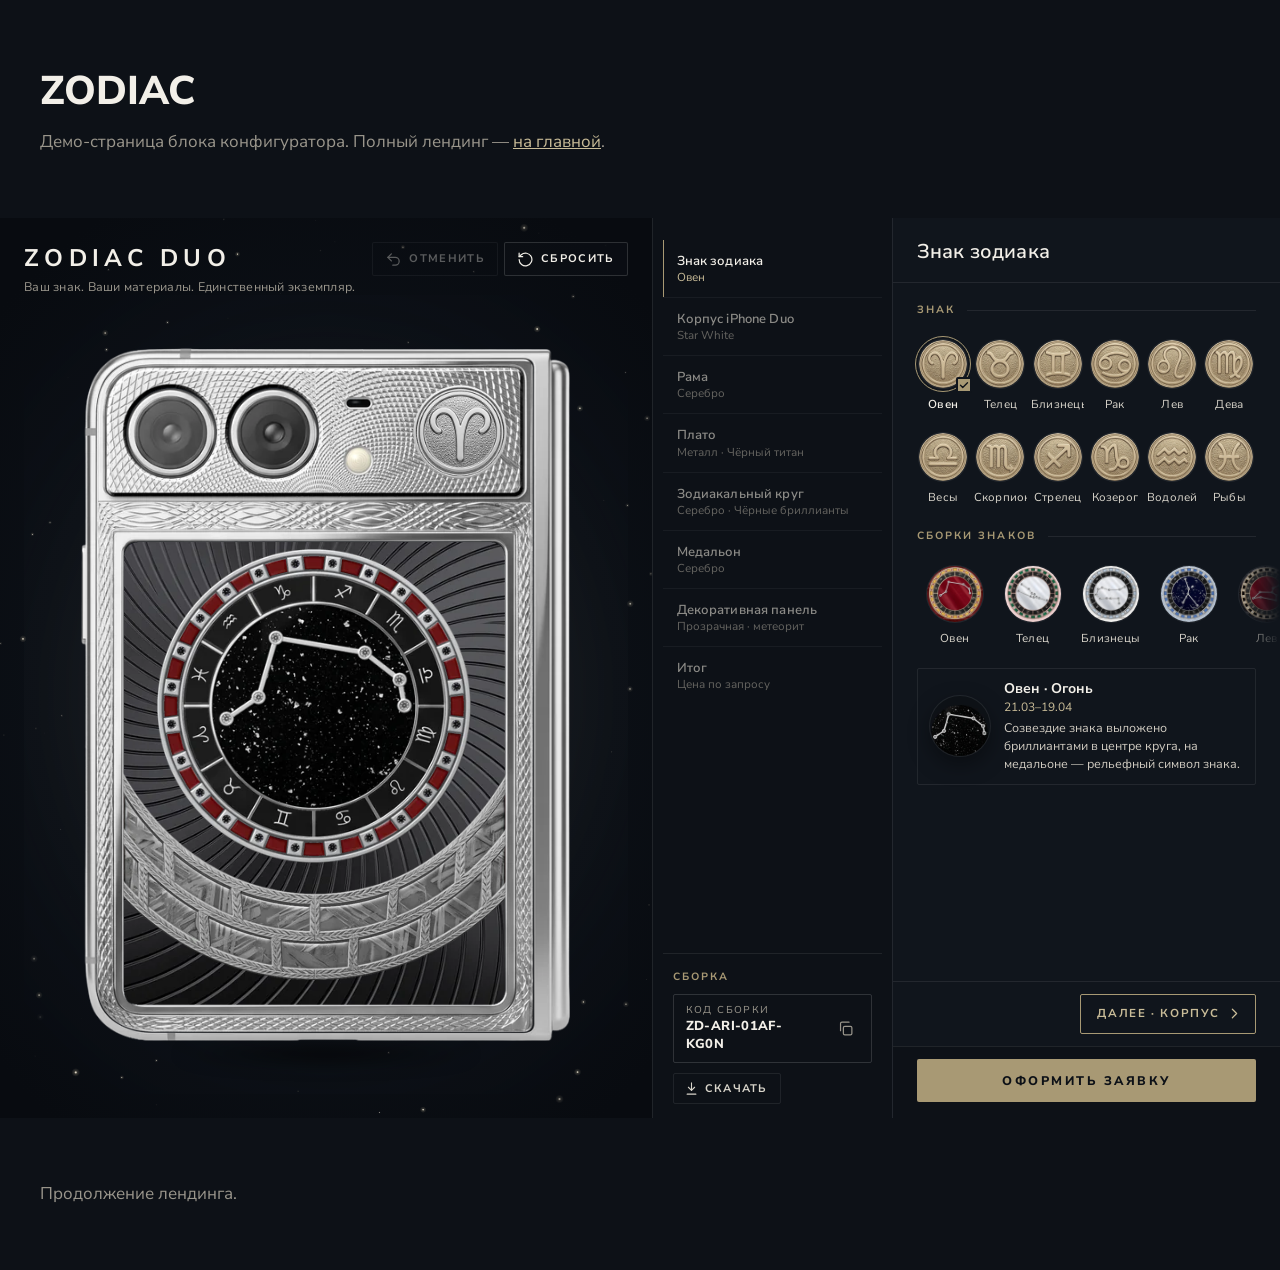
<file: demo.html>
<!doctype html>
<html lang="ru">
<head>
  <meta charset="utf-8">
  <meta name="viewport" content="width=device-width, initial-scale=1, viewport-fit=cover">
  <title>Caviar · Zodiac Duo — конфигуратор</title>
  <meta property="og:title" content="Caviar · Zodiac Duo">
  <meta property="og:description" content="Соберите свой Zodiac Duo: знак, металл, камни и эмаль.">
  <!-- TODO: og:image — обложка коллекции -->
  <link rel="stylesheet" href="https://fonts.googleapis.com/css2?family=Nunito+Sans:opsz,wght@6..12,400;6..12,600;6..12,700;6..12,800&display=swap">
  <link rel="stylesheet" href="tokens.css?v=1">
  <link rel="stylesheet" href="zodiac-duo.css?v=20261015np">
  <style>
    /* Демо-обвязка: имитирует продуктовый лендинг вокруг блока конфигуратора */
    body { margin: 0; background: #0D1117; color: #F2EFE8; font-family: "Nunito Sans", system-ui, sans-serif; }
    .demo-section { max-width: 1200px; margin: 0 auto; padding: 64px 24px; }
    .demo-section h2 { font-weight: 800; font-size: 40px; text-transform: uppercase; margin: 0 0 12px; }
    .demo-section p { max-width: 750px; color: #9A968C; font-size: 17px; line-height: 24px; margin: 0; }
  </style>
</head>
<body>
  <section class="demo-section">
    <h2>Zodiac</h2>
    <p>Демо-страница блока конфигуратора. Полный лендинг — <a href="./" style="color:#C9BC98">на главной</a>.</p>
  </section>

  <!-- Блок конфигуратора: вставить в лендинг вместе с тремя подключениями ниже -->
  <div data-zodiac-duo></div>

  <section class="demo-section">
    <p>Продолжение лендинга.</p>
  </section>

  <script>
    window.ZodiacDuoConfig = {
      leadEndpoint: "",   // TODO: обработчик заявок на email
      bitrixWebhook: "",  // TODO: вебхук Битрикс24
      policyUrl: "#",     // TODO: политика конфиденциальности
      ymId: null          // TODO: ID Яндекс Метрики
    };
  </script>
  <script src="assets/manifest.js?v=20261011r"></script>
  <script src="zodiac-duo.js?v=20261015fl4"></script>
</body>
</html>
</file>
<file: tokens.css>
/* Caviar · Zodiac Duo — единые токены (гайд caviar-pages). Подключать первым.
   Цвет проекта «Ночное небо» #131A24 — снят с фона hero-арта коллекции (звёздное небо). */
:root {
  --caviar-gold: #A89974;
  --caviar-gold-hover: #968758;
  --caviar-gold-on-light: #85764F;
  --caviar-gold-light: #C9BC98;
  --caviar-light: #F7F7F7;
  --caviar-text-dark: #393838;
  --caviar-black: #0D1117;
  --caviar-blue: #06224D;
  --caviar-night: #131A24;      /* цвет проекта Zodiac */
  --caviar-ink: #F2EFE8;
  --caviar-mute: #9A968C;
  --caviar-p64: 64px; --caviar-p40: 40px; --caviar-p24: 24px; --caviar-p14: 14px;
}
</file>
<file: zodiac-duo.css>
/* Caviar · Zodiac Duo configurator v2 — все стили изолированы префиксом .zd */
/* Шрифт Nunito Sans подключается страницей: <link rel="stylesheet" href="https://fonts.googleapis.com/css2?family=Nunito+Sans:opsz,wght@6..12,400;6..12,600;6..12,700;6..12,800&display=swap"> */

.zd {
  --zd-gold: var(--caviar-gold, #A89974);
  --zd-gold-h: var(--caviar-gold-hover, #968758);
  --zd-gold-l: var(--caviar-gold-light, #C9BC98);
  --zd-black: var(--caviar-black, #0D1117);
  --zd-ink: var(--caviar-ink, #F2EFE8);
  --zd-ink-2: #D9D5CB;
  --zd-mute: var(--caviar-mute, #9A968C);
  --zd-line: rgba(255, 255, 255, 0.09);
  --zd-card: #151A22;
  --zd-panel: #10151C;
  --zd-pad: 24px;
  --zd-ease: cubic-bezier(.2, .7, .2, 1);

  position: relative;
  display: grid;
  grid-template-columns: minmax(0, 52fr) minmax(240px, 17fr) minmax(360px, 31fr);
  height: clamp(680px, 100vh, 940px);
  background: var(--zd-black);
  color: var(--zd-ink);
  font-family: "Nunito Sans", system-ui, -apple-system, "Segoe UI", sans-serif;
  font-size: 15px;
  line-height: 1.4;
  overflow: hidden;
  isolation: isolate;
  -webkit-font-smoothing: antialiased;
  -webkit-tap-highlight-color: transparent;
}
.zd *, .zd *::before, .zd *::after { box-sizing: border-box; }
.zd :where(button) { font: inherit; color: inherit; background: none; border: 0; padding: 0; margin: 0; cursor: pointer; text-align: inherit; }
.zd :where(h3, p, ol) { margin: 0; padding: 0; }
.zd [hidden] { display: none !important; }
.zd button:focus-visible, .zd input:focus-visible, .zd select:focus-visible, .zd textarea:focus-visible {
  outline: 2px solid var(--zd-gold); outline-offset: 2px;
}
.zd svg { display: block; }

/* tooltip с задержкой 300 мс */
.zd [data-tip] { position: relative; }
.zd [data-tip]::after { content: attr(data-tip); position: absolute; left: 50%; top: calc(100% + 8px); transform: translate(-50%, -4px);
  padding: 5px 9px; border-radius: 6px; background: #222934; color: var(--zd-ink); font-size: 12px; font-weight: 600; white-space: nowrap;
  opacity: 0; pointer-events: none; transition: opacity .15s, transform .15s; z-index: 20; }
.zd [data-tip]:hover::after { opacity: 1; transform: translate(-50%, 0); transition-delay: .3s; }

/* ================= превью */
.zd-stage { position: relative; z-index: 0; display: flex; flex-direction: column; min-height: 0; padding: var(--zd-pad); overflow: hidden;
  background: radial-gradient(70% 60% at 50% 52%, #121822 0%, #0B0F15 62%, #080B10 100%); }
/* звёздное небо за телефоном */
.zd-sky { position: absolute; inset: 0; width: 100%; height: 100%; z-index: 0; pointer-events: none; }
.zd-stage__head, .zd-zoom { z-index: 1; }
/* лёгкий ореол за телефоном — размытая окружность, едва уловимая, медленно «дышит» */
.zd-halo { position: absolute; left: 50%; top: 50%; z-index: -1; border-radius: 50%; pointer-events: none;
  transform: translate(-50%, -50%);
  background: radial-gradient(closest-side, rgba(214, 198, 158, .2), rgba(214, 198, 158, .085) 50%, rgba(120, 140, 190, .03) 70%, transparent 100%);
  filter: blur(26px); animation: zd-breathe 9s ease-in-out infinite; }
@keyframes zd-breathe { 0%, 100% { opacity: .7; transform: translate(-50%, -50%) scale(.97); } 50% { opacity: 1; transform: translate(-50%, -50%) scale(1.03); } }
.zd-stage__head { position: relative; z-index: 3; padding-right: 260px; }
.zd-brand { display: flex; flex-direction: column; gap: 2px; }
.zd-brand__t { font-weight: 800; font-size: 28px; letter-spacing: .06em; text-transform: uppercase; }
.zd-brand__l { color: var(--zd-mute); font-size: 14px; }

.zd-zoom { position: relative; flex: 1 1 auto; min-height: 0; display: flex; align-items: center; justify-content: center; touch-action: pan-y; overflow: hidden; }
.zd-zoom.is-zone { cursor: pointer; }
.zd-zoom.is-zoomed { touch-action: none; cursor: zoom-out; }
.zd-phone { position: relative; z-index: 0; flex: none; transform-origin: 50% 50%; }
.zd-phone.is-smooth { transition: transform .5s var(--zd-ease); }
.zd-phone::after { content: ""; position: absolute; left: 8%; right: 8%; bottom: -2.5%; height: 5%; z-index: 0;
  background: radial-gradient(50% 50% at 50% 50%, rgba(0, 0, 0, .75), transparent 70%); filter: blur(8px); }
.zd-layers, .zd-fx { position: absolute; inset: 0; }
.zd-fx { z-index: 50; pointer-events: none; }
.zd-layer { position: absolute; display: block; max-width: none; user-select: none; -webkit-user-drag: none; pointer-events: none; transition: opacity .55s cubic-bezier(.4, 0, .2, 1); }
/* подсветка изменения: мягкое свечение контура + блик, проходящий по зоне */
.zd-flash { position: absolute; border: 1px solid rgba(255, 242, 212, .38);
  box-shadow: 0 0 34px 6px rgba(214, 196, 150, .22), inset 0 0 30px rgba(255, 240, 205, .16);
  opacity: 0; animation: zd-glow 1.4s cubic-bezier(.4, 0, .2, 1) forwards; }
@keyframes zd-glow { 0% { opacity: 0; } 32% { opacity: 1; } 100% { opacity: 0; } }
.zd-sweep { position: absolute; overflow: hidden; }
.zd-sweep i { position: absolute; top: -20%; bottom: -20%; left: 0; width: 45%; transform: translateX(-130%) skewX(-18deg);
  background: linear-gradient(90deg, rgba(255, 246, 225, 0), rgba(255, 246, 225, .26) 50%, rgba(255, 246, 225, 0));
  mix-blend-mode: screen; animation: zd-sweep 1.35s cubic-bezier(.45, 0, .25, 1) .08s forwards; }
@keyframes zd-sweep { from { transform: translateX(-130%) skewX(-18deg); } to { transform: translateX(330%) skewX(-18deg); } }
.zd-hover { position: absolute; border: 1.5px dashed rgba(201, 188, 152, .75); background: rgba(201, 188, 152, .06); animation: zd-fade .18s ease-out; }
@keyframes zd-fade { from { opacity: 0; } to { opacity: 1; } }

.zd-tools { position: absolute; z-index: 3; right: var(--zd-pad); top: var(--zd-pad); display: flex; gap: 6px; }
.zd-tool { display: inline-flex; align-items: center; gap: 7px; height: 38px; padding: 0 14px 0 11px; border-radius: 999px; font-size: 13px; font-weight: 600;
  color: var(--zd-ink); background: rgba(255, 255, 255, .05); border: 1px solid var(--zd-line); transition: background .2s, color .2s, border-color .2s; }
.zd-tool svg { width: 17px; height: 17px; }
.zd-tool:hover { background: rgba(168, 153, 116, .16); color: var(--zd-gold-l); }
.zd-tool.is-on { border-color: var(--zd-gold); color: var(--zd-gold-l); }
.zd-tool:disabled { opacity: .35; cursor: default; }
.zd-tool[data-tip]::after { display: none; }

.zd-toast { position: absolute; z-index: 4; left: 50%; bottom: var(--zd-pad); transform: translate(-50%, 12px); width: max-content;
  max-width: min(460px, calc(100% - 32px)); padding: 12px 16px; border-radius: 10px; background: rgba(27, 33, 43, .96);
  border: 1px solid rgba(168, 153, 116, .35); font-size: 13.5px; line-height: 1.45; opacity: 0; pointer-events: none;
  transition: opacity .25s, transform .25s var(--zd-ease); box-shadow: 0 12px 32px rgba(0, 0, 0, .45); }
.zd-toast.is-on { opacity: 1; transform: translate(-50%, 0); }

/* ================= слой 1: навигатор */
.zd-nav { display: flex; flex-direction: column; min-height: 0; padding: 18px 10px 14px; border-left: 1px solid var(--zd-line); background: #0F141B; overflow-y: auto; }
.zd-nav__list { list-style: none; display: flex; flex-direction: column; gap: 2px; }
.zd-nav__item button { width: 100%; display: grid; grid-template-columns: 26px 1fr; gap: 10px; align-items: start; padding: 9px 10px; border-radius: 10px;
  position: relative; transition: background .2s; }
.zd-nav__item button:hover { background: rgba(255, 255, 255, .04); }
.zd-nav__n { width: 26px; height: 26px; border-radius: 50%; display: grid; place-items: center; font-size: 12px; font-weight: 700;
  border: 1px solid var(--zd-line); color: var(--zd-mute); }
.zd-nav__n svg { width: 14px; height: 14px; }
.zd-nav__t { display: flex; flex-direction: column; min-width: 0; }
.zd-nav__name { font-size: 13.5px; font-weight: 700; color: var(--zd-ink-2); }
.zd-nav__val { font-size: 12px; line-height: 1.3; color: var(--zd-mute); display: -webkit-box; -webkit-line-clamp: 2; -webkit-box-orient: vertical; overflow: hidden; }
.zd-nav__short { display: none; }
.zd-nav__item:not(.is-active):not(.is-done) button { opacity: .62; }
.zd-nav__item:not(.is-active):not(.is-done) button:hover { opacity: 1; }
.zd-nav__item.is-done .zd-nav__n { border-color: rgba(168, 153, 116, .55); color: var(--zd-gold-l); }
.zd-nav__item.is-active button { background: rgba(168, 153, 116, .12); }
.zd-nav__item.is-active button::before { content: ""; position: absolute; left: 0; top: 10px; bottom: 10px; width: 2px; border-radius: 2px; background: var(--zd-gold); }
.zd-nav__item.is-active .zd-nav__n { background: var(--zd-gold); border-color: var(--zd-gold); color: var(--zd-black); }
.zd-nav__item.is-active .zd-nav__name { color: var(--zd-ink); }
.zd-nav__item.is-active .zd-nav__val { color: var(--zd-gold-l); }
.zd-nav__item.is-hint button { background: rgba(168, 153, 116, .18); opacity: 1; }

.zd-nav__build { margin-top: auto; padding: 16px 10px 0; border-top: 1px solid var(--zd-line); display: flex; flex-direction: column; gap: 10px; }
.zd-nav__bt { font-size: 11px; font-weight: 700; letter-spacing: .1em; text-transform: uppercase; color: var(--zd-gold); }
.zd-nav__acts { display: flex; flex-wrap: wrap; gap: 6px; }

.zd-code { display: grid; grid-template-columns: 1fr auto; align-items: center; gap: 0 8px; padding: 8px 8px 8px 12px; border-radius: 10px; background: rgba(255, 255, 255, .04); border: 1px solid var(--zd-line); }
.zd-code__l { grid-column: 1; font-size: 11px; color: var(--zd-mute); }
.zd-code__v { grid-column: 1; font-weight: 800; letter-spacing: .03em; font-size: 13px; white-space: nowrap; font-variant-numeric: tabular-nums; }
.zd-code__copy { grid-column: 2; grid-row: 1 / span 2; width: 34px; height: 34px; display: grid; place-items: center; border-radius: 8px; color: var(--zd-mute); }
.zd-code__copy:hover { color: var(--zd-gold-l); background: rgba(255, 255, 255, .05); }
.zd-code__copy svg { width: 17px; height: 17px; }
.zd-code--big { padding: 14px 12px 14px 18px; border-color: rgba(168, 153, 116, .35); }
.zd-code--big .zd-code__v { font-size: 24px; }
.zd-act { display: inline-flex; align-items: center; gap: 6px; padding: 7px 12px 7px 10px; border-radius: 999px; font-size: 12.5px; font-weight: 600;
  border: 1px solid var(--zd-line); color: var(--zd-ink-2); }
.zd-act:hover { border-color: rgba(168, 153, 116, .5); color: var(--zd-gold-l); }
.zd-act svg { width: 15px; height: 15px; }

/* «Открыть другую сборку» — свёрнуто внизу итога */
.zd-other { margin-top: 4px; border-top: 1px solid var(--zd-line); padding-top: 12px; }
.zd-other > summary { cursor: pointer; list-style: none; font-size: 12.5px; color: var(--zd-mute); }
.zd-other > summary::-webkit-details-marker { display: none; }
.zd-other > summary::before { content: "+ "; color: var(--zd-gold); }
.zd-other[open] > summary::before { content: "− "; }
.zd-other .zd-open { margin-top: 10px; }

/* открыть сборку по коду */
.zd-open { display: flex; flex-direction: column; gap: 6px; }
.zd-open__l { font-size: 11px; color: var(--zd-mute); }
.zd-open__row { display: flex; gap: 6px; }
.zd-open__in { flex: 1 1 auto; min-width: 0; padding: 8px 10px; border-radius: 8px; border: 1px solid #2A313C; background: #0B0F15; color: var(--zd-ink);
  font: inherit; font-size: 13px; letter-spacing: .06em; text-transform: uppercase; }
.zd-open__in::placeholder { color: #5B5E66; letter-spacing: .04em; }
.zd-open__in:focus { outline: none; border-color: var(--zd-gold); }
.zd-open__in.is-bad { border-color: #E59A8F; }
.zd-open__b { flex: none; padding: 0 12px; border-radius: 8px; border: 1px solid rgba(168, 153, 116, .6); color: var(--zd-gold-l); font-size: 12.5px; font-weight: 700; }
.zd-open__b:hover { background: var(--zd-gold); color: var(--zd-black); }
.zd-open__msg { min-height: 0; font-size: 11.5px; color: #E59A8F; }
.zd-open__msg:empty { display: none; }
.zd-sum__code .zd-open { margin-top: 12px; }
@media (max-width: 860px) { .zd-open__in { font-size: 16px; } }

/* ================= слой 2: рабочая область */
.zd-work { display: flex; flex-direction: column; min-height: 0; border-left: 1px solid var(--zd-line); background: var(--zd-panel); position: relative; }
.zd-handle, .zd-mstep-wrap, .zd-mstep, .zd-mcur { display: none; }
.zd-work__head { padding: 20px var(--zd-pad) 10px; }
.zd-work__step { font-size: 11px; font-weight: 700; letter-spacing: .1em; text-transform: uppercase; color: var(--zd-gold); }
.zd-work__title { font-size: 22px; font-weight: 800; margin-top: 2px; }
.zd-content { flex: 1 1 auto; min-height: 0; overflow-y: auto; overflow-x: hidden; overscroll-behavior: contain; padding: 6px var(--zd-pad) 18px;
  scrollbar-width: thin; scrollbar-color: #2A313C transparent; }
.zd-content.has-more { -webkit-mask-image: linear-gradient(180deg, #000 calc(100% - 56px), transparent); mask-image: linear-gradient(180deg, #000 calc(100% - 56px), transparent); }
.zd-grid.zd-grid--row { display: flex; gap: 2px; overflow-x: auto; scrollbar-width: none; margin-right: calc(-1 * var(--zd-pad)); padding-right: var(--zd-pad);
  -webkit-mask-image: linear-gradient(90deg, #000 calc(100% - 40px), transparent); mask-image: linear-gradient(90deg, #000 calc(100% - 40px), transparent); }
.zd-grid--row::-webkit-scrollbar { display: none; }
.zd-grid.zd-grid--row .zd-sw { flex: 1 0 76px; }
.zd-body2.is-in { animation: zd-in .32s var(--zd-ease); }
.zd-body2.is-in-back { animation: zd-in-back .32s var(--zd-ease); }
@keyframes zd-in { from { opacity: 0; transform: translateX(14px); } to { opacity: 1; transform: none; } }
@keyframes zd-in-back { from { opacity: 0; transform: translateX(-14px); } to { opacity: 1; transform: none; } }

.zd-group + .zd-group, .zd-group + .zd-link { margin-top: 20px; }
.zd-group__t { font-size: 11.5px; font-weight: 700; letter-spacing: .1em; text-transform: uppercase; color: var(--zd-gold); margin-bottom: 12px; }

/* вторичные вкладки шага: название + текущее значение */
.zd-tabs2 { display: grid; grid-auto-flow: column; grid-auto-columns: minmax(0, 1fr); gap: 6px; overflow-x: auto; scrollbar-width: none; margin-bottom: 16px; }
.zd-tabs2::-webkit-scrollbar { display: none; }
.zd-tabs2--top { margin: 0; padding: 4px var(--zd-pad) 12px; flex: none; }
.zd-tab2 { min-width: 0; justify-content: flex-start; display: flex; flex-direction: column; align-items: flex-start; min-width: 0; padding: 7px 9px; border-radius: 10px;
  border: 1px solid var(--zd-line); line-height: 1.2; transition: border-color .2s, background .2s; }
.zd-tab2__t { font-size: 11px; color: var(--zd-mute); }
.zd-tab2__v { max-width: 100%; font-size: 12px; line-height: 1.25; font-weight: 600; color: var(--zd-ink-2); display: -webkit-box; -webkit-line-clamp: 2; -webkit-box-orient: vertical; overflow: hidden; }
.zd-tab2:hover { border-color: rgba(168, 153, 116, .45); }
.zd-tab2.is-active { border-color: var(--zd-gold); background: rgba(168, 153, 116, .13); }
.zd-tab2.is-active .zd-tab2__v { color: var(--zd-ink); }

/* единый свотч */
.zd-grid { display: grid; grid-template-columns: repeat(auto-fill, minmax(104px, 1fr)); gap: 14px 4px; }
.zd-grid--sign { grid-template-columns: repeat(6, minmax(0, 1fr)); gap: 10px 4px; }
/* длинные названия знаков и пресетов не обрезаются: до двух строк, перенос только по словам */
.zd-grid--sign .zd-sw__l, .zd-grid--row .zd-sw__l { font-size: 12px; white-space: normal; text-overflow: clip; overflow-wrap: normal; word-break: normal;
  display: -webkit-box; -webkit-line-clamp: 2; -webkit-box-orient: vertical; line-height: 1.2; }
.zd-grid--sign .zd-sw__ring { width: 56px; height: 56px; }
.zd-grid--sign .zd-sw__c { width: 48px; height: 48px; }
.zd-grid--sign .zd-sw__s { display: none; }
.zd-dep__in > .zd-mat { margin-top: 18px; padding: 10px 12px; }
.zd-dep__in > .zd-mat .zd-mat__img { width: 60px; height: 60px; }
.zd-sw { position: relative; display: flex; flex-direction: column; align-items: center; gap: 6px; min-width: 0; padding: 4px 0; border-radius: 12px; text-align: center; }
.zd-sw__ring { position: relative; width: 64px; height: 64px; border-radius: 50%; display: grid; place-items: center; border: 2px solid transparent; transition: border-color .2s; }
.zd-sw__c { width: 56px; height: 56px; border-radius: 50%; background: #222 center / cover no-repeat; display: grid; place-items: center; color: var(--zd-gold-l);
  box-shadow: 0 0 0 1px var(--zd-line), 0 6px 16px rgba(0, 0, 0, .35); transition: transform .2s var(--zd-ease); }
.zd-sw__ico { width: 26px; height: 26px; }
.zd-sw:hover .zd-sw__c { transform: scale(1.06); }
.zd-sw__ok { position: absolute; right: -2px; bottom: -2px; width: 20px; height: 20px; border-radius: 50%; display: grid; place-items: center; background: var(--zd-gold); color: var(--zd-black);
  border: 2px solid var(--zd-panel); opacity: 0; transform: scale(.6); transition: opacity .2s, transform .2s var(--zd-ease); }
.zd-sw__ok svg { width: 12px; height: 12px; stroke-width: 2.6; }
.zd-sw__l { max-width: 100%; font-size: 12px; line-height: 1.25; color: var(--zd-ink-2); white-space: nowrap; overflow: hidden; text-overflow: ellipsis; }
.zd-sw__s { font-size: 11px; color: var(--zd-mute); margin-top: -4px; white-space: nowrap; }
.zd-sw.is-sel .zd-sw__ring { border-color: var(--zd-gold); }
.zd-sw.is-sel .zd-sw__ok { opacity: 1; transform: none; }
.zd-sw.is-sel .zd-sw__l { color: var(--zd-ink); font-weight: 700; }
.zd-sw.is-off { cursor: not-allowed; }
.zd-sw.is-off .zd-sw__c { opacity: .35; transform: none; }
.zd-sw.is-off .zd-sw__ring::after { content: ""; position: absolute; left: 50%; top: 4px; bottom: 4px; width: 2px; background: rgba(229, 154, 143, .9); transform: rotate(45deg); border-radius: 2px; }
.zd-sw.is-off .zd-sw__l { color: var(--zd-mute); text-decoration: line-through; }
.zd-grid--dots { grid-template-columns: repeat(auto-fill, minmax(96px, 1fr)); }

.zd-cta__link { display: none; }

/* карточка выбранного материала (десктоп) */
.zd-mat { display: flex; gap: 14px; align-items: center; margin-top: 18px; padding: 14px; border-radius: 14px; background: rgba(255, 255, 255, .03); border: 1px solid var(--zd-line);
  animation: zd-fade .3s ease-out; }
.zd-mat__img { flex: none; width: 76px; height: 76px; border-radius: 50%; background: #222 center / cover no-repeat; box-shadow: 0 0 0 1px var(--zd-line), 0 8px 22px rgba(0, 0, 0, .4); }
.zd-mat__t { font-weight: 700; font-size: 14px; color: var(--zd-ink); }
.zd-mat__s { font-size: 12px; color: var(--zd-gold-l); margin-top: 1px; }
.zd-mat__d { margin-top: 3px; font-size: 12.5px; line-height: 1.45; color: #CFCAC0; }

/* родительский выбор — карточки */
.zd-cards { display: grid; grid-template-columns: repeat(2, minmax(0, 1fr)); gap: 8px; }
.zd-cards--3 { grid-template-columns: repeat(3, minmax(0, 1fr)); }
.zd-card { position: relative; display: flex; align-items: center; gap: 10px; min-width: 0; padding: 10px; border-radius: 12px; border: 1px solid var(--zd-line);
  background: rgba(255, 255, 255, .025); transition: border-color .2s, background .2s; }
.zd-cards--3 .zd-card { flex-direction: column; align-items: flex-start; padding: 12px; }
.zd-card:hover { border-color: rgba(168, 153, 116, .45); }
.zd-card__img { flex: none; width: 44px; height: 44px; border-radius: 50%; background: #222 center / cover no-repeat; box-shadow: 0 0 0 1px var(--zd-line); }
.zd-cards--3 .zd-card__img { width: 52px; height: 52px; }
.zd-card__txt { display: flex; flex-direction: column; min-width: 0; }
.zd-card__t { font-size: 14px; font-weight: 700; color: var(--zd-ink-2); white-space: nowrap; overflow: hidden; text-overflow: ellipsis; }
.zd-card__s { font-size: 12px; color: var(--zd-mute); white-space: nowrap; overflow: hidden; text-overflow: ellipsis; }
.zd-card__ok { position: absolute; top: 8px; right: 8px; width: 20px; height: 20px; border-radius: 50%; display: grid; place-items: center; background: var(--zd-gold); color: var(--zd-black); opacity: 0; transition: opacity .2s; }
.zd-card__ok svg { width: 12px; height: 12px; stroke-width: 2.6; }
.zd-card.is-sel { border-color: var(--zd-gold); background: rgba(168, 153, 116, .12); }
.zd-card.is-sel .zd-card__t { color: var(--zd-ink); }
.zd-card.is-sel .zd-card__ok { opacity: 1; }

/* зависимые опции: отступ, «↳», анимация появления / сворачивания */
.zd-dep.is-child { margin: 16px 0 0 10px; padding-left: 16px; border-left: 1px solid rgba(168, 153, 116, .45); }
.zd-dep[data-open="0"] { display: none; }
.zd-dep__t { font-size: 11.5px; font-weight: 700; letter-spacing: .08em; text-transform: uppercase; color: var(--zd-gold); margin-bottom: 12px; }
.zd-dep__t b { font-weight: 800; margin-right: 2px; }
.zd-dep.is-opening { animation: zd-open .34s var(--zd-ease); overflow: hidden; }
.zd-dep.is-closing { animation: zd-close .34s var(--zd-ease) forwards; overflow: hidden; }
@keyframes zd-open { from { opacity: 0; max-height: 0; } to { opacity: 1; max-height: 600px; } }
@keyframes zd-close { from { opacity: 1; max-height: 600px; } to { opacity: 0; max-height: 0; margin-top: 0; } }

.zd-link { display: inline-flex; align-items: center; gap: 8px; color: var(--zd-gold-l); font-size: 13.5px; font-weight: 600; }
.zd-link svg { width: 17px; height: 17px; }
.zd-link:hover { color: var(--zd-ink); }

/* эмаль: пресеты + свёрнутая тонкая настройка */
.zd-link--tune { margin-top: 14px; }
.zd-tune-dot { width: 16px; height: 16px; border-radius: 50%; box-shadow: 0 0 0 1px rgba(255, 255, 255, .25); }
.zd-sliders { display: grid; grid-template-rows: 0fr; transition: grid-template-rows .3s var(--zd-ease); }
.zd-sliders.is-open { grid-template-rows: 1fr; }
.zd-sliders__in { overflow: hidden; display: grid; gap: 8px; }
.zd-sliders.is-open .zd-sliders__in { padding-top: 12px; }
.zd-slider { display: grid; grid-template-columns: 96px 1fr; align-items: center; gap: 12px; font-size: 12.5px; color: var(--zd-mute); }
.zd-slider input { -webkit-appearance: none; appearance: none; width: 100%; height: 10px; border-radius: 6px; margin: 8px 0; touch-action: pan-x; }
.zd-slider input::-webkit-slider-thumb { -webkit-appearance: none; width: 22px; height: 22px; border-radius: 50%; background: #fff;
  border: 3px solid var(--zd-black); box-shadow: 0 0 0 1px rgba(255, 255, 255, .5), 0 2px 8px rgba(0, 0, 0, .5); cursor: grab; }
.zd-slider input::-moz-range-thumb { width: 18px; height: 18px; border-radius: 50%; background: #fff; border: 3px solid var(--zd-black); cursor: grab; }
.zd-hex { justify-self: end; font-size: 12px; letter-spacing: .06em; color: var(--zd-mute); font-variant-numeric: tabular-nums; }

/* низ рабочей области */
.zd-work__foot { flex: none; display: flex; gap: 8px; justify-content: space-between; padding: 12px var(--zd-pad); border-top: 1px solid var(--zd-line); }
.zd-btn { display: inline-flex; align-items: center; justify-content: center; gap: 6px; min-height: 42px; padding: 0 16px; border-radius: 999px; font-size: 13.5px; font-weight: 700;
  white-space: nowrap; transition: background .2s, color .2s, border-color .2s; }
.zd-btn__i svg { width: 17px; height: 17px; }
.zd-btn--ghost { color: var(--zd-mute); padding-left: 10px; }
.zd-btn--ghost:hover { color: var(--zd-ink); }
.zd-btn--next { margin-left: auto; border: 1px solid rgba(168, 153, 116, .6); color: var(--zd-gold-l); padding-right: 12px; max-width: 100%; overflow: hidden; }
.zd-btn--next span:first-child { overflow: hidden; text-overflow: ellipsis; }
.zd-btn--next:hover { background: var(--zd-gold); color: var(--zd-black); }
.zd-btn--gold { background: var(--zd-gold); color: var(--zd-black); }

.zd-cta-bar { flex: none; padding: 12px var(--zd-pad) 16px; border-top: 1px solid var(--zd-line); background: #0E1319; }
.zd-cta { display: block; width: 100%; padding: 13px 20px; border-radius: 999px; background: var(--zd-gold); color: var(--zd-black);
  font-weight: 800; font-size: 13.5px; letter-spacing: .08em; text-transform: uppercase; text-align: center; transition: background .2s; }
.zd-cta:hover { background: var(--zd-gold-h); }
.zd-cta:disabled { opacity: .6; cursor: progress; }
.zd-cta--big { padding: 17px 20px; font-size: 15px; }
.zd-cta-bar.is-main { background: #121820; border-top-color: rgba(168, 153, 116, .35); }
.zd-cta-bar.is-main .zd-cta__cap { color: var(--zd-gold-l); }
.zd-cta__cap { margin-top: 7px; font-size: 11.5px; color: var(--zd-mute); text-align: center; font-variant-numeric: tabular-nums; }

/* итог */
.zd-summary { display: flex; flex-direction: column; gap: 16px; }
.zd-sum__hint { margin-top: 8px; font-size: 12.5px; color: var(--zd-mute); }
.zd-spec { display: flex; flex-direction: column; gap: 10px; }
.zd-spec__h { display: flex; align-items: center; gap: 8px; font-size: 11.5px; font-weight: 700; letter-spacing: .08em; text-transform: uppercase; color: var(--zd-gold); margin-bottom: 2px; }
.zd-spec__n { width: 20px; height: 20px; border-radius: 50%; display: grid; place-items: center; border: 1px solid rgba(168, 153, 116, .55); font-size: 10.5px; letter-spacing: 0; }
.zd-spec__r { width: 100%; display: grid; grid-template-columns: 34% 1fr 16px; gap: 10px; align-items: center; padding: 8px 6px 8px 28px; border-radius: 8px; font-size: 13.5px; transition: background .15s; }
.zd-spec__r:hover { background: rgba(255, 255, 255, .045); }
.zd-spec__l { color: var(--zd-mute); }
.zd-spec__v { color: var(--zd-ink); }
.zd-spec__e { color: var(--zd-mute); opacity: .5; }
.zd-spec__e svg { width: 15px; height: 15px; }
.zd-spec__r:hover .zd-spec__e { opacity: 1; color: var(--zd-gold-l); }
.zd-sum__acts { display: flex; gap: 8px; }
.zd-sum__price { font-size: 20px; font-weight: 800; color: var(--zd-gold); }
.zd-disc { font-size: 12px; color: var(--zd-mute); }

/* карточка материала */
.zd-pop { position: absolute; z-index: 30; max-width: 260px; padding: 12px 14px; border-radius: 12px; background: #1B212B; border: 1px solid rgba(168, 153, 116, .35);
  box-shadow: 0 16px 40px rgba(0, 0, 0, .55); pointer-events: none; opacity: 0; transform: translateY(4px); transition: opacity .18s, transform .18s; }
.zd-pop.is-on { opacity: 1; transform: none; }
.zd-pop__t { font-weight: 700; font-size: 13.5px; color: var(--zd-ink); }
.zd-pop__d { margin-top: 4px; font-size: 12.5px; color: #CFCAC0; line-height: 1.45; }
.zd-pop__off { margin-top: 6px; font-size: 12.5px; color: #E59A8F; }

/* ================= модальное окно заявки */
.zd-modal { position: absolute; inset: 0; z-index: 60; display: grid; place-items: center; padding: 16px; background: rgba(5, 7, 10, .72);
  backdrop-filter: blur(6px); -webkit-backdrop-filter: blur(6px); overscroll-behavior: contain; }
.zd-dialog { position: relative; width: min(460px, 100%); max-height: 100%; overflow-y: auto; overscroll-behavior: contain; padding: 28px;
  border-radius: 16px; background: var(--zd-card); border: 1px solid var(--zd-line); box-shadow: 0 24px 64px rgba(0, 0, 0, .6); animation: zd-up .3s var(--zd-ease); }
@keyframes zd-up { from { opacity: 0; transform: translateY(8px); } to { opacity: 1; transform: none; } }
.zd-dialog h3 { margin: 0 0 6px; font-size: 22px; font-weight: 800; color: var(--zd-ink); }
.zd-dialog p { margin: 0 0 12px; color: #CFCAC0; font-size: 14px; }
.zd-dialog__code { font-size: 13px; color: var(--zd-mute); }
.zd-dialog__code b { color: var(--zd-ink); letter-spacing: .08em; }
.zd-dialog__x { position: absolute; top: 14px; right: 14px; width: 34px; height: 34px; display: grid; place-items: center; border-radius: 50%; color: var(--zd-mute); }
.zd-dialog__x:hover { color: var(--zd-ink); background: rgba(255, 255, 255, .06); }
.zd-dialog__x svg { width: 18px; height: 18px; }
.zd-form { display: grid; gap: 12px; margin-top: 16px; }
.zd-field { display: grid; gap: 5px; font-size: 12.5px; color: var(--zd-mute); }
.zd-field input, .zd-field select, .zd-field textarea { width: 100%; padding: 11px 12px; border-radius: 8px; border: 1px solid #2A313C;
  background: #0F141B; color: var(--zd-ink); font: inherit; font-size: 16px; resize: vertical; }
.zd-field input:focus, .zd-field select:focus, .zd-field textarea:focus { border-color: var(--zd-gold); outline: none; }
.zd-consent { display: flex; gap: 10px; align-items: flex-start; font-size: 12.5px; color: var(--zd-mute); }
.zd-consent input { margin-top: 2px; accent-color: var(--zd-gold); width: 16px; height: 16px; flex: none; }
.zd-consent a { color: var(--zd-gold-l); }
.zd-form__err { margin: 0 !important; min-height: 1em; color: #E59A8F !important; font-size: 12.5px !important; }
.zd-dialog--thanks { text-align: center; }
.zd-dialog--thanks .zd-cta { margin-top: 16px; }

/* ================= средняя ширина: навигатор — степпер над рабочей областью */
@media (min-width: 861px) and (max-width: 1099px) {
  .zd { grid-template-columns: minmax(0, 1fr) minmax(380px, 440px); grid-template-rows: auto minmax(0, 1fr); }
  .zd-stage { grid-row: 1 / span 2; }
  .zd-stage__head { padding-right: 0; }
  .zd-tools { top: var(--zd-pad); right: var(--zd-pad); }
  .zd-tool__l { display: none; }
  .zd-tool { width: 38px; padding: 0; justify-content: center; }
  .zd-tool[data-tip]::after { display: block; }
  .zd-nav { grid-column: 2; grid-row: 1; padding: 12px 12px 10px; overflow: visible; }
  .zd-nav__list { display: grid; grid-template-columns: repeat(4, minmax(0, 1fr)); gap: 4px; }
  .zd-nav__item button { grid-template-columns: 1fr; gap: 4px; padding: 7px 8px; }
  .zd-nav__n { width: 22px; height: 22px; font-size: 11px; }
  .zd-nav__name { font-size: 12.5px; line-height: 1.2; }
  .zd-nav__full { display: none; }
  .zd-grid--sign .zd-sw__l { font-size: 11px; }
  .zd-nav__short { display: inline; }
  .zd-nav__val { font-size: 11px; white-space: normal; display: -webkit-box; -webkit-line-clamp: 3; -webkit-box-orient: vertical; }
  .zd-nav__item.is-active button::before { display: none; }
  .zd-nav__build { display: none; }
  .zd-work { grid-column: 2; grid-row: 2; border-top: 1px solid var(--zd-line); }
  .zd-work__head { padding-top: 14px; }
}

/* ================= мобильный: превью на весь экран + шторка */
@media (max-width: 860px) {
  .zd { --zd-pad: 16px; display: block; height: 100vh; height: 100svh; min-height: 560px; --zd-sheet-h: 53%; }
  .zd[data-sheet="collapsed"] { --zd-sheet-h: 128px; }
  .zd[data-sheet="expanded"] { --zd-sheet-h: 86%; }
  .zd-stage { position: absolute; inset: 0; padding: 12px var(--zd-pad) 0; }
  .zd-stage__head { padding-right: 96px; }
  .zd-brand__t { font-size: 18px; }
  .zd-brand__l { display: none; }
  .zd-zoom { position: absolute; left: 0; right: 0; top: 58px; bottom: calc(var(--zd-sheet-h) - 14px); transition: bottom .32s var(--zd-ease); }
  .zd-tools { top: 12px; right: 12px; gap: 6px; }
  .zd-tool { width: 36px; height: 36px; padding: 0; justify-content: center; }
  .zd-tool__l { display: none; }
  .zd-tool[data-tip]::after { display: block; top: calc(100% + 6px); }
  .zd-toast { top: 64px; bottom: auto; transform: translate(-50%, -12px); font-size: 12.5px; }
  .zd-toast.is-on { transform: translate(-50%, 0); }

  .zd-nav { display: none; }
  .zd-work { position: absolute; left: 0; right: 0; bottom: 0; z-index: 5; height: var(--zd-sheet-h); border-left: 0; border-top: 1px solid var(--zd-line);
    border-radius: 18px 18px 0 0; box-shadow: 0 -16px 40px rgba(0, 0, 0, .45); transition: height .32s var(--zd-ease); overflow: hidden; }
  .zd-handle { display: grid; place-items: center; flex: none; height: 22px; touch-action: none; cursor: grab; }
  .zd-handle span { width: 40px; height: 4px; border-radius: 2px; background: rgba(255, 255, 255, .22); }
  /* лента шагов: симметричное затухание по краям — накладками цвета шторки */
  .zd-mstep-wrap { display: block; position: relative; flex: none; }
  .zd-mstep-wrap::before, .zd-mstep-wrap::after { content: ""; position: absolute; top: 0; bottom: 8px; width: 36px; z-index: 1; pointer-events: none; }
  .zd-mstep-wrap::before { left: 0; background: linear-gradient(90deg, var(--zd-panel), rgba(16, 21, 28, 0)); }
  .zd-mstep-wrap::after { right: 0; background: linear-gradient(270deg, var(--zd-panel), rgba(16, 21, 28, 0)); }
  .zd-mstep { display: flex; flex: none; gap: 2px; overflow-x: auto; padding: 0 28px 8px; scrollbar-width: none; touch-action: pan-x; overscroll-behavior-x: contain; }
  .zd-mstep::-webkit-scrollbar { display: none; }
  .zd-mstep__b { flex: none; display: inline-flex; align-items: center; gap: 6px; padding: 6px 12px 6px 7px; border-radius: 999px; font-size: 13px; color: var(--zd-mute); white-space: nowrap; }
  .zd-mstep__n { width: 20px; height: 20px; border-radius: 50%; display: grid; place-items: center; font-size: 11px; font-weight: 700; border: 1px solid var(--zd-line); }
  .zd-mstep__n svg { width: 12px; height: 12px; }
  .zd-mstep__b.is-done { color: var(--zd-ink-2); }
  .zd-mstep__b.is-done .zd-mstep__n { border-color: rgba(168, 153, 116, .55); color: var(--zd-gold-l); }
  .zd-mstep__b.is-active { background: rgba(168, 153, 116, .16); color: var(--zd-ink); font-weight: 700; }
  .zd-mstep__b.is-active .zd-mstep__n { background: var(--zd-gold); border-color: var(--zd-gold); color: var(--zd-black); }

  .zd-mcur { display: none; align-items: center; gap: 10px; padding: 2px var(--zd-pad) 12px; }
  .zd-mcur__t { flex: 1 1 auto; min-width: 0; display: flex; flex-direction: column; text-align: left; }
  .zd-mcur__name { font-size: 14px; font-weight: 700; }
  .zd-mcur__val { font-size: 12.5px; color: var(--zd-gold-l); white-space: nowrap; overflow: hidden; text-overflow: ellipsis; }
  .zd[data-sheet="collapsed"] .zd-mcur { display: flex; }
  .zd[data-sheet="collapsed"] .zd-work__head, .zd[data-sheet="collapsed"] .zd-tabs2--top, .zd[data-sheet="collapsed"] .zd-content,
  .zd[data-sheet="collapsed"] .zd-work__foot, .zd[data-sheet="collapsed"] .zd-cta-bar { display: none; }

  .zd-work__head { display: none; }
  .zd-tabs2--top { padding: 0 var(--zd-pad) 10px; }
  .zd-content { padding: 0 0 10px; }
  .zd-body2 > * , .zd-summary { padding-left: var(--zd-pad); padding-right: var(--zd-pad); }
  .zd-body2 .zd-grid { margin: 0 calc(-1 * var(--zd-pad)); }
  .zd-tabs2 { display: flex; overflow-x: auto; }
  .zd-tab2 { flex: 0 0 auto; padding: 6px 11px; }
  .zd-tab2__v { display: block; white-space: nowrap; }
  .zd-tabs2 { margin-bottom: 10px; }
  .zd-group + .zd-group, .zd-group + .zd-link { margin-top: 12px; }
  .zd-group__t { margin-bottom: 8px; }

  /* свотчи — горизонтальная лента с «подсмотром» следующего элемента */
  .zd-grid, .zd-grid--sign, .zd-grid--dots { display: flex; gap: 2px; overflow-x: auto; padding: 2px var(--zd-pad) 4px; scrollbar-width: none; touch-action: pan-x;
    overscroll-behavior-x: contain; scroll-snap-type: x proximity;
    -webkit-mask-image: linear-gradient(90deg, #000 calc(100% - 36px), transparent); mask-image: linear-gradient(90deg, #000 calc(100% - 36px), transparent); }
  .zd-grid::-webkit-scrollbar { display: none; }
  .zd-grid--sign .zd-sw__s { display: block; }
  .zd-grid--sign .zd-sw__ring { width: 60px; height: 60px; }
  .zd-grid--sign .zd-sw__c { width: 52px; height: 52px; }
  .zd-sw { flex: none; min-width: 78px; max-width: 156px; padding: 4px 6px; scroll-snap-align: start; }
  .zd-sw__ring { width: 60px; height: 60px; }
  .zd-sw__c { width: 52px; height: 52px; }
  .zd-sw:hover .zd-sw__c { transform: none; }
  .zd-cards { display: flex; gap: 6px; overflow-x: auto; scrollbar-width: none; touch-action: pan-x; margin: 0 calc(-1 * var(--zd-pad)); padding: 0 var(--zd-pad); }
  .zd-cards::-webkit-scrollbar { display: none; }
  .zd-card, .zd-cards--3 .zd-card { flex: none; flex-direction: row; align-items: center; padding: 7px 30px 7px 7px; }
  .zd-card__img, .zd-cards--3 .zd-card__img { width: 34px; height: 34px; }
  .zd-card__t { font-size: 13px; }
  .zd-card__s { display: none; }
  .zd-card__ok { top: 50%; transform: translateY(-50%); right: 7px; width: 18px; height: 18px; }
  .zd-dep.is-child { margin: 8px 0 0 var(--zd-pad); padding-left: 0; border-left: 0; }
  .zd-dep.is-child .zd-grid { margin-left: calc(-1 * var(--zd-pad)); }
  .zd-dep__t { margin-bottom: 8px; }
  .zd-sliders__in { padding-right: var(--zd-pad); }
  .zd-slider { grid-template-columns: 86px 1fr; }
  .zd-hex { display: none; }

  .zd-work__foot { padding: 6px var(--zd-pad); border-top: 0; }
  .zd-btn--ghost { width: 40px; padding: 0; justify-content: center; border: 1px solid var(--zd-line); }
  .zd-btn--ghost .zd-btn__l { display: none; }
  .zd-btn--next { flex: 1 1 auto; justify-content: center; }
  .zd-mat { display: none; }
  /* шаги 1–7: тонкая строка «Сборка · прогресс · Оформить →» вместо второй большой кнопки */
  .zd-cta-bar:not(.is-main) { display: flex; align-items: center; gap: 10px; padding: 8px var(--zd-pad) calc(8px + env(safe-area-inset-bottom)); }
  .zd-cta-bar:not(.is-main) .zd-cta { display: none; }
  .zd-cta-bar:not(.is-main) .zd-cta__cap { margin: 0; flex: 1 1 auto; text-align: left; }
  .zd-cta-bar:not(.is-main) .zd-cta__code { display: none; }
  .zd-cta__link { display: inline-flex; align-items: center; gap: 4px; flex: none; color: var(--zd-gold-l); font-size: 13.5px; font-weight: 700; }
  .zd-cta__link svg { width: 16px; height: 16px; }
  .zd-btn { min-height: 40px; }
  .zd-cta-bar { padding: 8px var(--zd-pad) calc(10px + env(safe-area-inset-bottom)); }
  .zd-cta { padding: 12px 16px; font-size: 13px; }
  .zd-cta__cap { margin-top: 5px; font-size: 11px; }
  .zd-spec__r { grid-template-columns: 38% 1fr 14px; padding-left: 26px; font-size: 13px; }
  .zd-code--big { padding: 8px 8px 8px 12px; }
  .zd-code--big .zd-code__v { font-size: 16px; }
  .zd-code--big .zd-code__l { display: none; }
  .zd-sum__hint { display: none; }
  .zd[data-step="summary"] .zd-work__foot { display: none; }
  .zd-summary { gap: 12px; padding-top: 2px; }
  .zd-dialog { padding: 22px 18px; }
}

@media (prefers-reduced-motion: reduce) {
  .zd *, .zd *::before, .zd *::after { animation: none !important; transition: none !important; }
}
/* «Свой оттенок»: настройка открыта, но свой цвет ещё не выбран — пунктирное кольцо */
.zd-sw.is-tune:not(.is-sel) .zd-sw__ring { border-color: var(--zd-gold); border-style: dashed; }
/* Навигатор: без горизонтального скролла — длинный код сборки (с HEX своей эмали) переносится по дефисам */
.zd-nav { overflow-x: hidden; }
.zd-nav__build, .zd-code { min-width: 0; }
.zd-nav .zd-code__v { white-space: normal; overflow-wrap: anywhere; min-width: 0; }

/* =====================================================================
   Строгий стиль (15.10.2026): прямые углы, волосяные линии, сдержанная типографика.
   Активные состояния — золотой линией, без заливок; материалы остаются круглыми.
   ===================================================================== */
.zd { --zd-r: 2px; --zd-line: rgba(255, 255, 255, .08); --zd-line-2: rgba(255, 255, 255, .14); }

/* заголовки и подписи */
.zd .zd-brand__t { font-weight: 700; font-size: 24px; letter-spacing: .22em; }
.zd .zd-brand__l { font-size: 12.5px; letter-spacing: .02em; }
.zd .zd-work__step, .zd .zd-group__t, .zd .zd-nav__bt, .zd .zd-spec__h { font-size: 10.5px; font-weight: 700; letter-spacing: .2em; }
.zd .zd-work__title { font-size: 20px; font-weight: 600; letter-spacing: .01em; margin-top: 6px; }
.zd .zd-group__t { display: flex; align-items: center; gap: 12px; margin-bottom: 14px; }
.zd .zd-group__t::after { content: ""; flex: 1; height: 1px; background: var(--zd-line); }
.zd .zd-work__head { border-bottom: 1px solid var(--zd-line); padding-bottom: 16px; margin-bottom: 14px; }

/* панели инструментов и кнопки */
.zd .zd-tool { border-radius: var(--zd-r); height: 34px; padding: 0 12px; font-size: 11px; font-weight: 700; letter-spacing: .12em; text-transform: uppercase; border: 1px solid var(--zd-line-2); background: rgba(13, 17, 23, .55); }
.zd .zd-tool:hover { background: transparent; border-color: var(--zd-gold); }
.zd .zd-btn { border-radius: var(--zd-r); min-height: 40px; font-size: 11.5px; letter-spacing: .14em; text-transform: uppercase; }
.zd .zd-btn--next { border-color: var(--zd-gold); }
.zd .zd-cta { border-radius: var(--zd-r); letter-spacing: .2em; font-size: 12.5px; }
.zd .zd-cta-bar, .zd .zd-cta-bar.is-main { background: var(--zd-black); }
.zd .zd-link { font-size: 11.5px; font-weight: 700; letter-spacing: .12em; text-transform: uppercase; }

/* навигатор шагов */
.zd .zd-nav { background: var(--zd-black); padding-top: 22px; }
.zd .zd-nav__list { gap: 0; }
.zd .zd-nav__item + .zd-nav__item button { border-top: 1px solid var(--zd-line); }
.zd .zd-nav__item button { border-radius: 0; padding: 12px 10px 12px 12px; }
.zd .zd-nav__item button:hover { background: transparent; }
.zd .zd-nav__item.is-active button { background: transparent; }
.zd .zd-nav__item.is-active button::before { top: 0; bottom: 0; width: 1px; border-radius: 0; }
.zd .zd-nav__n { border-radius: var(--zd-r); width: 22px; height: 22px; font-size: 10.5px; }
.zd .zd-nav__item.is-active .zd-nav__n { background: transparent; color: var(--zd-gold-l); border-color: var(--zd-gold); }
.zd .zd-nav__name { font-weight: 600; font-size: 13px; letter-spacing: .01em; }
.zd .zd-nav__val { font-size: 11.5px; }

/* вкладки, карточки, плашки */
.zd .zd-tabs2 { gap: 0; }
.zd .zd-tab2 { border-radius: 0; border: 0; border-bottom: 1px solid var(--zd-line-2); background: transparent; padding: 9px 12px 10px 0; }
.zd .zd-tab2 + .zd-tab2 { padding-left: 12px; box-shadow: inset 1px 0 0 var(--zd-line); }
.zd .zd-tab2:hover { background: rgba(255, 255, 255, .025); }
.zd .zd-tab2.is-active { background: transparent; border-bottom-color: var(--zd-gold); }
.zd .zd-tab2.is-active + .zd-tab2, .zd .zd-tab2 + .zd-tab2.is-active { box-shadow: inset 1px 0 0 var(--zd-line); }
.zd .zd-tab2__t { font-size: 10px; letter-spacing: .14em; text-transform: uppercase; }
.zd .zd-card { border-radius: var(--zd-r); background: transparent; }
.zd .zd-card.is-sel { background: transparent; border-color: var(--zd-gold); }
.zd .zd-mat, .zd .zd-code, .zd .zd-pop, .zd .zd-dialog, .zd .zd-toast, .zd .zd-open__row, .zd .zd-field { border-radius: var(--zd-r); }
.zd .zd-mat { background: transparent; border-color: var(--zd-line); }
.zd .zd-code { background: transparent; border-color: var(--zd-line-2); }
.zd .zd-code--big { border-color: rgba(168, 153, 116, .5); }
.zd .zd-code--big .zd-code__v { font-weight: 600; letter-spacing: .08em; }
.zd .zd-code__l { font-size: 10px; letter-spacing: .14em; text-transform: uppercase; }
.zd .zd-code__copy { border-radius: var(--zd-r); }
.zd .zd-act { border-radius: var(--zd-r); font-size: 11px; font-weight: 700; letter-spacing: .12em; text-transform: uppercase; }

/* итог */
.zd .zd-spec__n { border-radius: var(--zd-r); }
.zd .zd-spec__r { border-radius: 0; border-bottom: 1px solid var(--zd-line); font-size: 13px; }
.zd .zd-spec__r:hover { background: rgba(255, 255, 255, .025); }

/* свотчи: круг материала, выбор — тонкое золотое кольцо, без «пухлых» теней */
.zd .zd-sw { border-radius: 0; }
.zd .zd-sw__ring { border-width: 1px; }
.zd .zd-sw__c { box-shadow: 0 0 0 1px rgba(255, 255, 255, .08); }
.zd .zd-sw:hover .zd-sw__c { transform: none; }
.zd .zd-sw__ok { width: 16px; height: 16px; border-radius: var(--zd-r); }
.zd .zd-sw__l { font-size: 11.5px; letter-spacing: .02em; }
.zd .zd-sw.is-sel .zd-sw__l { font-weight: 600; }

/* сцена: ореол тише */
.zd .zd-halo { opacity: .55; }

@media (max-width: 860px) {
  .zd .zd-tool { width: 34px; padding: 0; }
  .zd .zd-brand__t { font-size: 17px; letter-spacing: .16em; }
  .zd .zd-work { border-radius: 6px 6px 0 0; background: var(--zd-black); }
  .zd .zd-mstep__b { border-radius: 0; padding: 8px 10px; font-size: 12px; letter-spacing: .04em; }
  .zd .zd-mstep__b.is-active { background: transparent; box-shadow: inset 0 -1px 0 var(--zd-gold); }
  .zd .zd-mstep__n { border-radius: var(--zd-r); width: 18px; height: 18px; font-size: 10px; }
  .zd .zd-mstep__b.is-active .zd-mstep__n { background: transparent; color: var(--zd-gold-l); border-color: var(--zd-gold); }
  .zd .zd-work__head { margin-bottom: 8px; padding-bottom: 10px; }
}
/* навигатор шагов: без номеров — только название и выбор */
.zd .zd-nav__n { display: none; }
.zd .zd-nav__item button { grid-template-columns: 1fr; padding-left: 14px; }

/* смена раздела в духе Apple: мягкий сдвиг + расфокус → резкость, блоки по очереди */
@keyframes zd-sw { from { opacity: 0; transform: translate3d(var(--sx, 18px), 6px, 0); } to { opacity: 1; transform: none; } }
.zd-work.is-sw-back { --sx: -18px; }
.zd-work:is(.is-sw, .is-sw-back) :is(.zd-work__head, .zd-tabs2--top, .zd-body2 > *) {
  animation: zd-sw .75s cubic-bezier(.32, .72, 0, 1) both; animation-delay: var(--sd, 0s); }
.zd-work:is(.is-sw, .is-sw-back) .zd-work__head { --sd: 0s; }
.zd-work:is(.is-sw, .is-sw-back) .zd-tabs2--top { --sd: .08s; }
.zd-work:is(.is-sw, .is-sw-back) .zd-body2 > :nth-child(1) { --sd: .14s; }
.zd-work:is(.is-sw, .is-sw-back) .zd-body2 > :nth-child(2) { --sd: .22s; }
.zd-work:is(.is-sw, .is-sw-back) .zd-body2 > :nth-child(3) { --sd: .30s; }
.zd-work:is(.is-sw, .is-sw-back) .zd-body2 > :nth-child(n+4) { --sd: .38s; }
@media (prefers-reduced-motion: reduce) { .zd-work :is(.zd-work__head, .zd-tabs2--top, .zd-body2 > *) { animation: none !important; } }
/* смена раздела — медленнее (v2) */
.zd-work:is(.is-sw, .is-sw-back) :is(.zd-work__head, .zd-tabs2--top, .zd-body2 > *) { animation-duration: 1.3s; }
.zd-work:is(.is-sw, .is-sw-back) .zd-tabs2--top { --sd: .15s; }
.zd-work:is(.is-sw, .is-sw-back) .zd-body2 > :nth-child(1) { --sd: .28s; }
.zd-work:is(.is-sw, .is-sw-back) .zd-body2 > :nth-child(2) { --sd: .44s; }
.zd-work:is(.is-sw, .is-sw-back) .zd-body2 > :nth-child(3) { --sd: .6s; }
.zd-work:is(.is-sw, .is-sw-back) .zd-body2 > :nth-child(n+4) { --sd: .76s; }
/* вкладка внутри шага: заголовок и строка вкладок не анимируются, подгруппа — сразу */
.zd-work.is-sw-sub :is(.zd-work__head, .zd-tabs2--top) { animation: none; }
.zd-work.is-sw-sub .zd-body2 > :nth-child(1) { --sd: 0s; }
.zd-work.is-sw-sub .zd-body2 > :nth-child(2) { --sd: .16s; }
.zd-work.is-sw-sub .zd-body2 > :nth-child(3) { --sd: .32s; }
.zd-work.is-sw-sub .zd-body2 > :nth-child(n+4) { --sd: .48s; }

/* Единый язык кликабельного: вкладки подгрупп — такие же рамки, как карточки выбора
   (рамка + лёгкая подложка; активная — золотая рамка и подсветка) */
.zd .zd-tabs2 { gap: 6px; }
.zd .zd-tab2, .zd .zd-tab2 + .zd-tab2 { padding: 9px 12px 10px; border: 1px solid var(--zd-line-2); border-radius: var(--zd-r); background: rgba(255, 255, 255, .025);
  box-shadow: none; cursor: pointer; transition: border-color .2s, background .2s; }
.zd .zd-tab2:hover { border-color: rgba(168, 153, 116, .55); background: rgba(255, 255, 255, .045); }
.zd .zd-tab2.is-active, .zd .zd-tab2.is-active + .zd-tab2, .zd .zd-tab2 + .zd-tab2.is-active { box-shadow: none; }
.zd .zd-tab2.is-active { border-color: var(--zd-gold); background: rgba(168, 153, 116, .12); }
.zd .zd-tab2.is-active .zd-tab2__t { color: var(--zd-gold-l); }
.zd .zd-card { background: rgba(255, 255, 255, .025); }
.zd .zd-card.is-sel { background: rgba(168, 153, 116, .12); }
.zd .zd-tab2, .zd .zd-tab2 + .zd-tab2 { padding: 9px 9px 10px; }
.zd .zd-tab2__v { font-size: 11.5px; }
/* итог: без номеров шагов */
.zd .zd-spec__n { display: none; }
.zd .zd-spec__r { padding-left: 0; }
/* без «Шаг N из 8» над заголовком */
.zd .zd-work__step { display: none; }
.zd .zd-work__title { margin-top: 0; }
.zd .zd-cta__cap:empty { display: none; }
</file>
